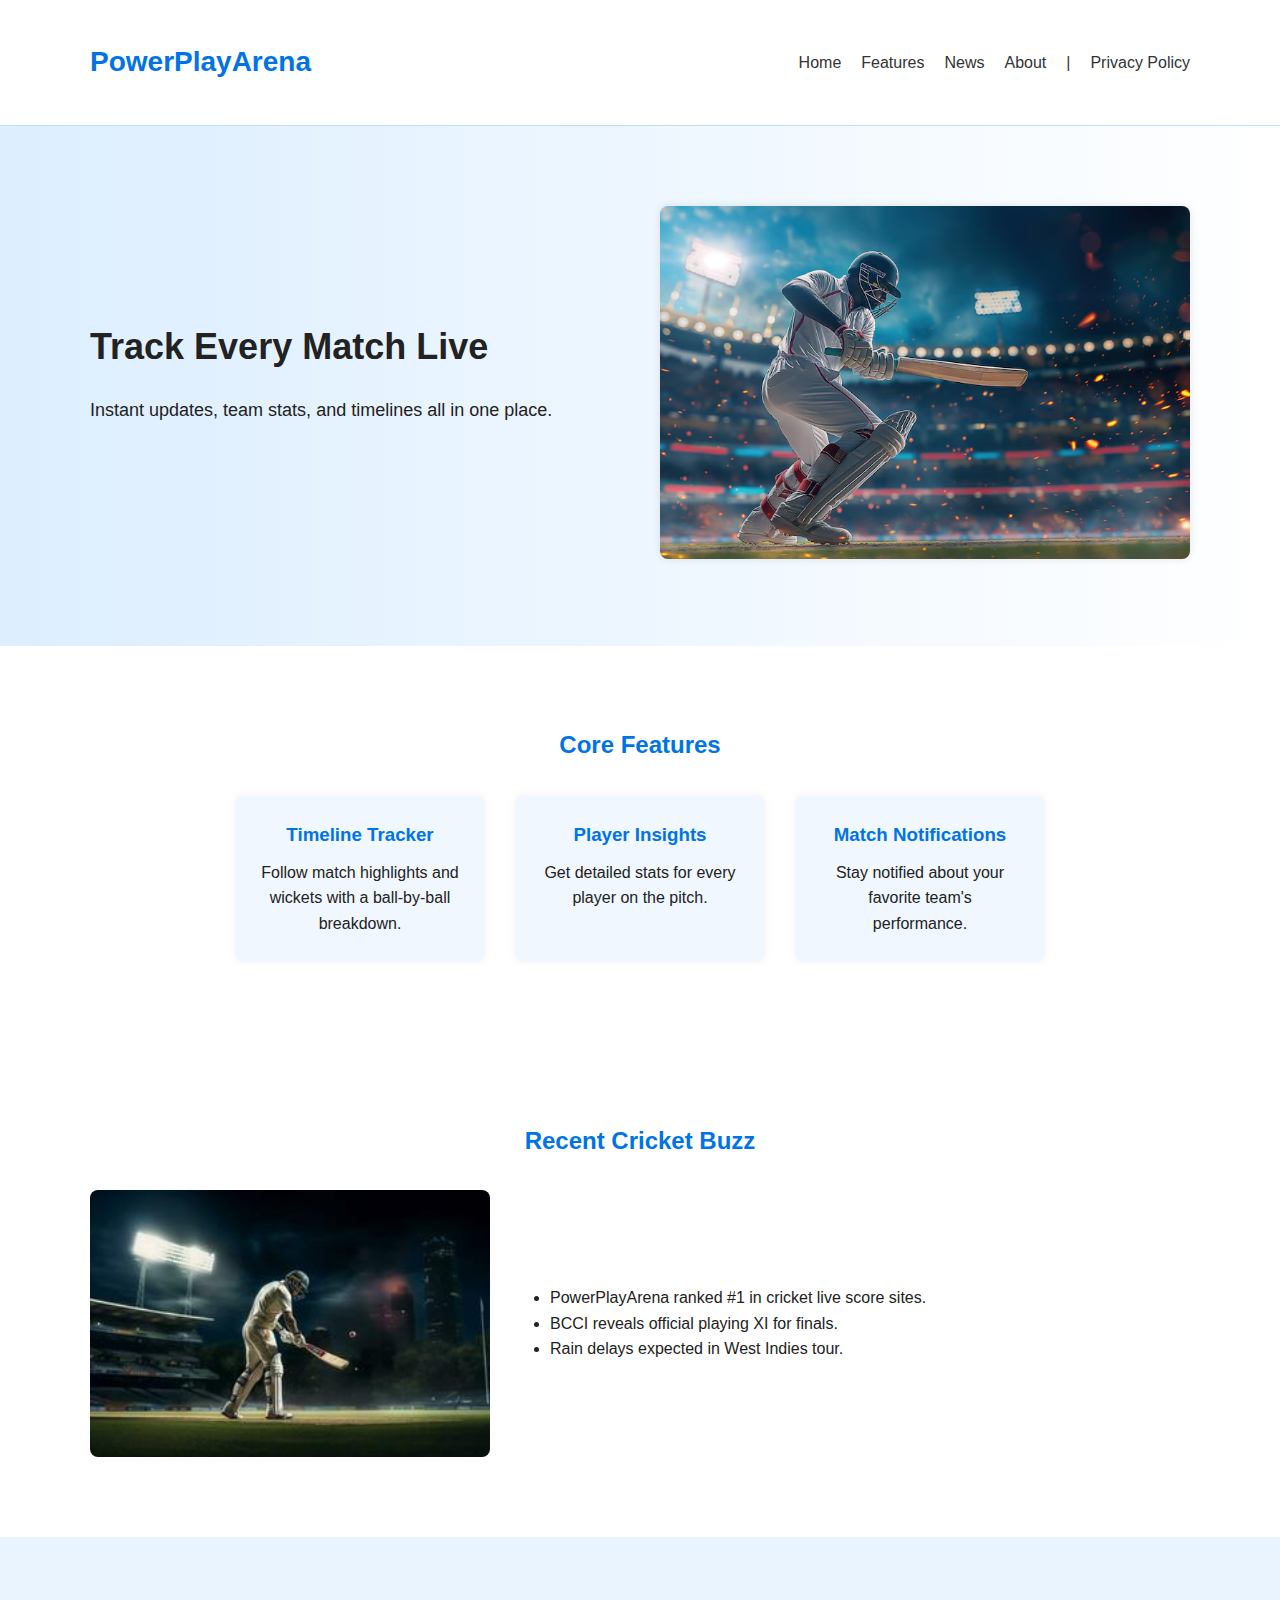
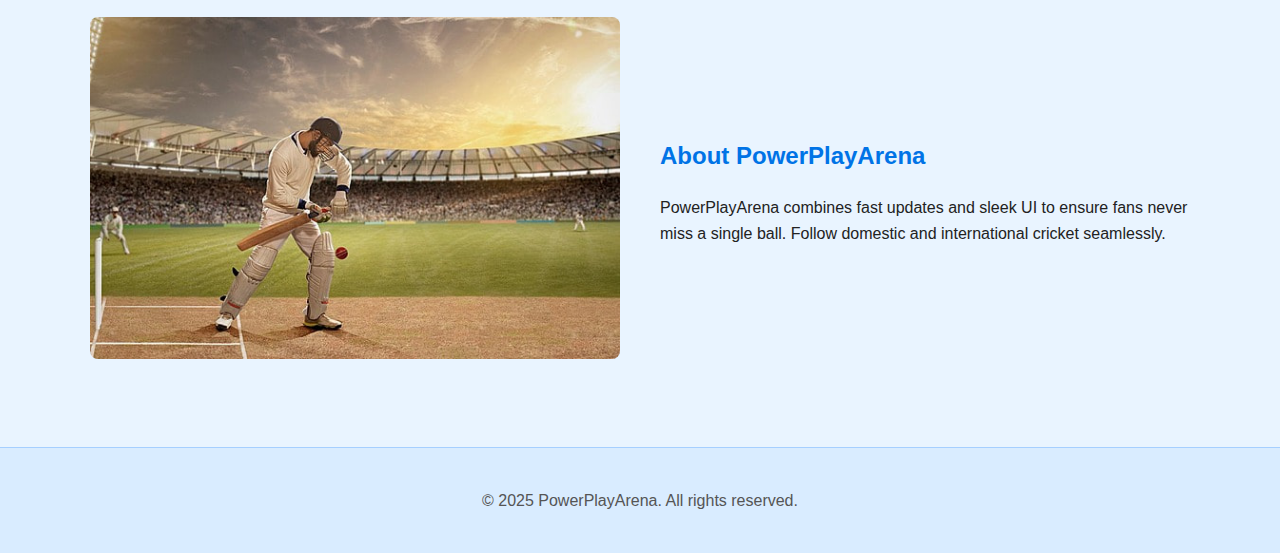
<file: index.html>
<!DOCTYPE html>
<html lang="en">
<head>
  <meta charset="UTF-8" />
  <meta name="viewport" content="width=device-width, initial-scale=1.0"/>
  <title>PowerPlayArena</title>
  <link rel="stylesheet" href="style.css" />
</head>
<body>
  <header>
    <div class="container header-content">
      <h1>PowerPlayArena</h1>
      <nav>
        <a href="#">Home</a>
        <a href="#">Features</a>
        <a href="#">News</a>
        <a href="#">About</a>
         <a> | </a>
        <a href="privacy-policy.html">Privacy Policy</a>
      </nav>
    </div>
  </header>

  <section class="hero">
    <div class="container">
      <div class="hero-content">
        <div class="text">
          <h2>Track Every Match Live</h2>
          <p>Instant updates, team stats, and timelines all in one place.</p>
      
        </div>
        <div class="image">
          <img src="images/premium.avif" alt="Cricket Field">
        </div>
      </div>
    </div>
  </section>

  <!-- ✅ Unique Section: Features -->
  <section id="features" class="features">
    <div class="container">
      <h2>Core Features</h2>
      <div class="feature-boxes">
        <div class="box">
          <h3>Timeline Tracker</h3>
          <p>Follow match highlights and wickets with a ball-by-ball breakdown.</p>
        </div>
        <div class="box">
          <h3>Player Insights</h3>
          <p>Get detailed stats for every player on the pitch.</p>
        </div>
        <div class="box">
          <h3>Match Notifications</h3>
          <p>Stay notified about your favorite team's performance.</p>
        </div>
      </div>
    </div>
  </section>

  <section id="news" class="news">
    <div class="container">
      <h2>Recent Cricket Buzz</h2>
      <div class="news-content">
        <img src="images/news-1.jpeg" alt="News Image">
        <ul>
          <li>PowerPlayArena ranked #1 in cricket live score sites.</li>
          <li>BCCI reveals official playing XI for finals.</li>
          <li>Rain delays expected in West Indies tour.</li>
        </ul>
      </div>
    </div>
  </section>

  <section id="about" class="about">
    <div class="container about-content">
      <div class="image">
        <img src="images/news-4.jpg" alt="Cricket Fans">
      </div>
      <div class="text">
        <h2>About PowerPlayArena</h2>
        <p>PowerPlayArena combines fast updates and sleek UI to ensure fans never miss a single ball. Follow domestic and international cricket seamlessly.</p>
      </div>
    </div>
  </section>

  <footer>
    <div class="container">
      <p>© 2025 PowerPlayArena. All rights reserved.</p>
    </div>
  </footer>
</body>
</html>
</file>
<file: style.css>
* {
  margin: 0;
  padding: 0;
  box-sizing: border-box;
}

body {
  font-family: 'Segoe UI', sans-serif;
  background-color: #f4faff;
  color: #222;
  line-height: 1.6;
}

.container {
  width: 90%;
  max-width: 1100px;
  margin: 0 auto;
  padding: 20px 0;
}

/* Header */
.header-content {
  display: flex;
  justify-content: space-between;
  align-items: center;
}

header {
  background-color: #ffffff;
  padding: 20px 0;
  border-bottom: 1px solid #b8dfff;
}

header h1 {
  font-size: 28px;
  color: #0073e6;
}
header nav{
  display: flex;
}
nav a {
  color: #333;
  margin-left: 20px;
  text-decoration: none;
  font-weight: 500;
}

nav a:hover {
  color: #0073e6;
}

/* Hero */
.hero {
  background: linear-gradient(to right, #dceeff, #ffffff);
  padding: 60px 0;
}

.hero-content {
  display: flex;
  flex-wrap: wrap;
  align-items: center;
  gap: 40px;
}

.hero .text {
  flex: 1;
}

.hero .text h2 {
  font-size: 36px;
  margin-bottom: 20px;
}

.hero .text p {
  font-size: 18px;
  margin-bottom: 30px;
}

.hero .image {
  flex: 1;
}

.hero .image img {
  width: 100%;
  border-radius: 8px;
  box-shadow: 0 0 8px rgba(0,0,0,0.1);
}

.btn {
  background-color: #0073e6;
  color: white;
  padding: 12px 25px;
  text-decoration: none;
  border-radius: 5px;
  font-weight: bold;
  transition: background 0.3s;
}

.btn:hover {
  background-color: #005bb5;
}

/* Features Section */
.features {
  background-color: #ffffff;
  padding: 60px 0;
  text-align: center;
}

.features h2 {
  color: #0073e6;
  margin-bottom: 30px;
}

.feature-boxes {
  display: flex;
  flex-wrap: wrap;
  gap: 30px;
  justify-content: center;
}

.box {
  background-color: #f0f7ff;
  padding: 25px;
  border-radius: 8px;
  width: 250px;
  box-shadow: 0 0 10px rgba(0,0,0,0.05);
}

.box h3 {
  color: #0073e6;
  margin-bottom: 10px;
}

/* News */
.news {
  background-color: #ffffff;
  padding: 60px 0;
}

.news h2 {
  text-align: center;
  margin-bottom: 30px;
  color: #0073e6;
}

.news-content {
  display: flex;
  gap: 40px;
  align-items: center;
  flex-wrap: wrap;
}

.news-content img {
  width: 100%;
  max-width: 400px;
  border-radius: 8px;
}

.news ul {
  list-style-type: disc;
  padding-left: 20px;
  flex: 1;
}

/* About */
.about {
  background-color: #e9f4ff;
  padding: 60px 0;
}

.about-content {
  display: flex;
  flex-wrap: wrap;
  gap: 40px;
  align-items: center;
}

.about .image {
  flex: 1;
}

.about .image img {
  width: 100%;
  border-radius: 8px;
}

.about .text {
  flex: 1;
}

.about .text h2 {
  margin-bottom: 20px;
  color: #0073e6;
}

/* Footer */
footer {
  background-color: #d9ecff;
  text-align: center;
  padding: 20px 0;
  border-top: 1px solid #a6cfff;
}

footer p {
  color: #555;
}
</file>
